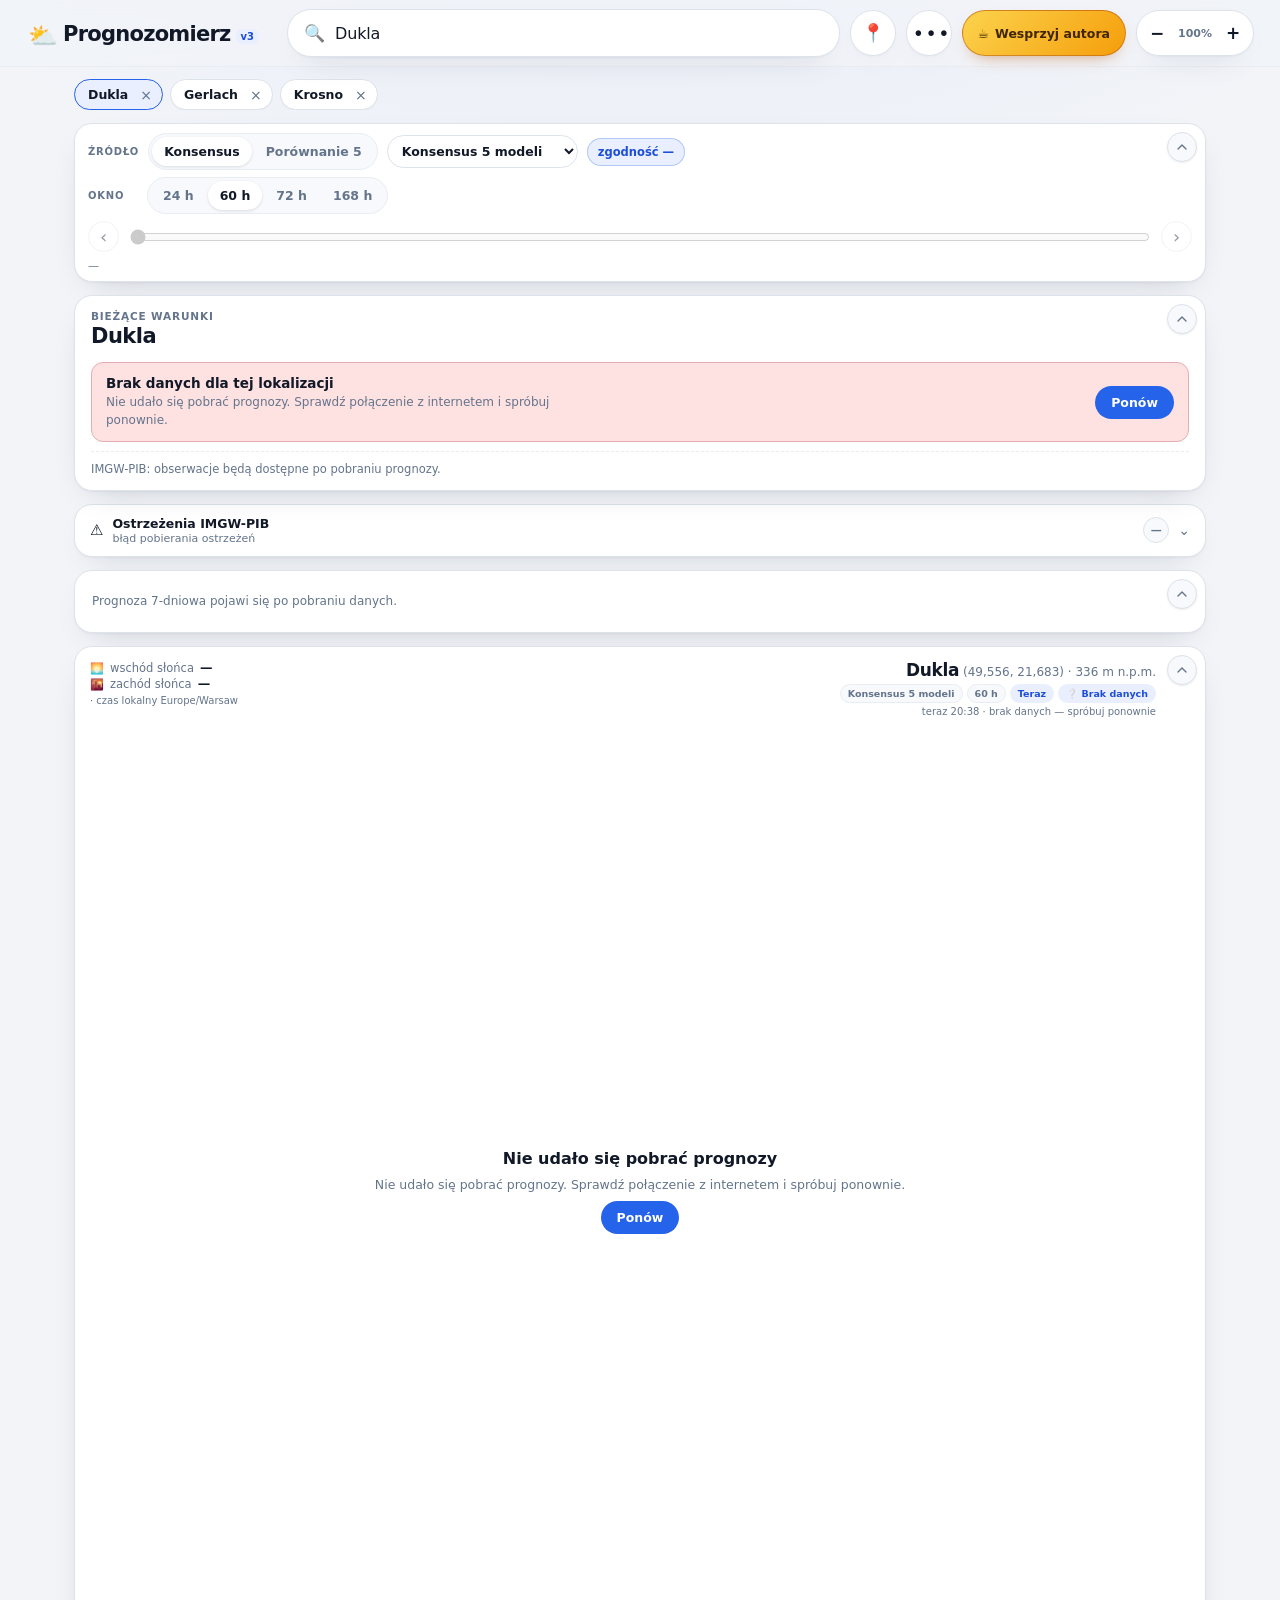
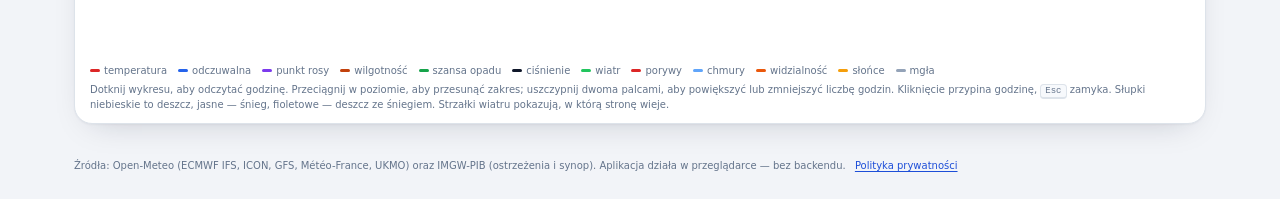
<file: docs/index.html>
<!DOCTYPE html>
<html lang="pl" data-theme="light">
<head>
  <meta charset="utf-8">
  <meta name="viewport" content="width=device-width, initial-scale=1, viewport-fit=cover">
  <title>Prognozomierz - interaktywny meteogram</title>
  <meta name="description" content="Prognozomierz — interaktywny meteogram 5 modeli pogodowych z konsensusem, ostrzeżeniami IMGW-PIB i obserwacjami synoptycznymi.">
  <meta name="theme-color" content="#f4f6f9">
  <link rel="icon" href="data:image/svg+xml,%3Csvg xmlns='http://www.w3.org/2000/svg' viewBox='0 0 64 64'%3E%3Crect width='64' height='64' rx='14' fill='%23eef4ff'/%3E%3Ccircle cx='24' cy='24' r='10' fill='%23f59e0b'/%3E%3Cpath d='M18 46a10 10 0 0 1 1-20 13 13 0 0 1 25 4 8 8 0 0 1-2 16z' fill='%232563eb'/%3E%3C/svg%3E">
  <link rel="preconnect" href="https://api.open-meteo.com">
  <link rel="preconnect" href="https://geocoding-api.open-meteo.com">
  <link rel="preconnect" href="https://danepubliczne.imgw.pl">
  <script>
    (function () {
      try {
        var s = JSON.parse(localStorage.getItem('pogoda3.settings.v1') || '{}');
        document.documentElement.dataset.theme = s.theme === 'dark' ? 'dark' : 'light';
        var sc = Number(s.uiScale);
        if (sc >= 0.8 && sc <= 1.4) document.documentElement.style.zoom = String(sc);
      } catch (e) { /* ignore */ }
      window.__pogodaErrors = [];
      window.addEventListener('error', function (e) {
        var msg = String((e && (e.message || e.error)) || 'error');
        if (e && e.error && e.error.stack) msg += ' | ' + e.error.stack;
        window.__pogodaErrors.push(msg);
      });
      window.addEventListener('unhandledrejection', function (e) {
        var r = e && e.reason;
        window.__pogodaErrors.push('unhandledrejection: ' + String((r && (r.stack || r.message)) || r || ''));
      });
    }());
  </script>
  <link rel="stylesheet" href="style.css">
</head>
<body>
  <a class="skip-link" href="#meteogram-card">Przejdź do meteogramu</a>

  <header class="topbar">
    <div class="brand" aria-label="Prognozomierz wersja 3">
      <span class="brand-mark" aria-hidden="true">⛅</span>
      <span class="brand-name">Prognozomierz</span>
      <span class="brand-ver">v3</span>
    </div>

    <div class="search" role="search">
      <span class="search-ico" aria-hidden="true">🔍</span>
      <input id="search-input" type="search" placeholder="Szukaj miasta, np. Dukla" autocomplete="off" spellcheck="false"
             role="combobox" aria-expanded="false" aria-controls="suggestions" aria-autocomplete="list" aria-label="Szukaj miasta">
      <button id="search-clear" class="search-clear" type="button" aria-label="Wyczyść wyszukiwanie" hidden>✕</button>
      <ul id="suggestions" class="suggestions" role="listbox" aria-label="Wyniki wyszukiwania" hidden></ul>
    </div>

    <button id="geo-btn" class="icon-btn" type="button" title="Użyj mojej lokalizacji" aria-label="Użyj mojej lokalizacji">📍</button>
    <button id="settings-btn" class="icon-btn settings-btn" type="button" title="Ustawienia" aria-label="Ustawienia" aria-haspopup="dialog">•••</button>

    <a class="support-pill" href="https://buycoffee.to/bienek" target="_blank" rel="noopener noreferrer" title="Wesprzyj autora — postaw wirtualną kawę" aria-label="Wesprzyj autora">☕ <span class="support-label">Wesprzyj<span class="support-word"> autora</span></span></a>

    <div class="ui-scale" role="group" aria-label="Skala kafelków i napisów">
      <button id="ui-scale-down" class="ui-scale-btn" type="button" title="Pomniejsz kafelki i napisy (Ctrl+-)" aria-label="Pomniejsz interfejs">&minus;</button>
      <span id="ui-scale-value" class="ui-scale-value" aria-live="polite">100%</span>
      <button id="ui-scale-up" class="ui-scale-btn" type="button" title="Powiększ kafelki i napisy (Ctrl++)" aria-label="Powiększ interfejs">+</button>
    </div>
  </header>

  <nav class="favorites" id="favorites" aria-label="Ulubione lokalizacje"></nav>

  <main class="layout">
    <div class="card" data-card="controls" data-title="Źródło">
      <section class="panel controls" id="controls-panel" aria-label="Sterowanie prognozą">
      <div class="ctrl-row">
        <span class="ctrl-label">Źródło</span>
        <div class="seg" id="source-seg" role="group" aria-label="Źródło prognozy">
          <button type="button" data-source="consensus" class="is-active" aria-pressed="true">Konsensus</button>
          <button type="button" data-source="compare" aria-pressed="false">Porównanie 5</button>
        </div>
        <select id="model-select" aria-label="Model prognozy"></select>
        <span class="pill agree" id="agree-pill" title="Rozrzut temperatury między modelami">zgodność —</span>
      </div>
      <div class="ctrl-row">
        <span class="ctrl-label">Okno</span>
        <div class="seg" id="window-seg" role="group" aria-label="Okno czasowe">
          <button type="button" data-hours="24" aria-pressed="false">24 h</button>
          <button type="button" data-hours="60" class="is-active" aria-pressed="true">60 h</button>
          <button type="button" data-hours="72" aria-pressed="false">72 h</button>
          <button type="button" data-hours="168" aria-pressed="false">168 h</button>
        </div>
      </div>
      <div class="window-slider">
        <button class="nav-btn" id="win-prev" type="button" aria-label="Przesuń okno wcześniej" title="Przesuń 6 h wcześniej">‹</button>
        <input type="range" id="win-slider" min="0" max="0" value="0" step="1" aria-label="Przesuwanie okna czasu">
        <button class="nav-btn" id="win-next" type="button" aria-label="Przesuń okno później" title="Przesuń 6 h później">›</button>
      </div>
      <span class="win-range" id="win-range">—</span>
    </section>
      <button type="button" class="card-toggle" data-card-toggle aria-expanded="true" aria-controls="controls-panel" aria-label="Zwiń Źródło" title="Zwiń kartę">
        <svg viewBox="0 0 24 24" width="16" height="16" aria-hidden="true"><path d="M6 15l6-6 6 6" fill="none" stroke="currentColor" stroke-width="2" stroke-linecap="round" stroke-linejoin="round"/></svg>
      </button>
    </div>

    <div class="card" data-card="current" data-title="Bieżące warunki">
      <section class="panel current" id="current-panel" aria-label="Bieżące warunki"></section>
      <button type="button" class="card-toggle" data-card-toggle aria-expanded="true" aria-controls="current-panel" aria-label="Zwiń Bieżące warunki" title="Zwiń kartę">
        <svg viewBox="0 0 24 24" width="16" height="16" aria-hidden="true"><path d="M6 15l6-6 6 6" fill="none" stroke="currentColor" stroke-width="2" stroke-linecap="round" stroke-linejoin="round"/></svg>
      </button>
    </div>

    <section class="panel warnings" id="warnings-panel" aria-label="Ostrzeżenia IMGW-PIB"></section>

    <div class="card" data-card="days" data-title="Prognoza 7-dniowa">
      <section class="panel days" id="days-panel" aria-label="Prognoza 7-dniowa"></section>
      <button type="button" class="card-toggle" data-card-toggle aria-expanded="true" aria-controls="days-panel" aria-label="Zwiń Prognozę 7-dniową" title="Zwiń kartę">
        <svg viewBox="0 0 24 24" width="16" height="16" aria-hidden="true"><path d="M6 15l6-6 6 6" fill="none" stroke="currentColor" stroke-width="2" stroke-linecap="round" stroke-linejoin="round"/></svg>
      </button>
    </div>

    <div class="card" data-card="meteo" data-title="Meteogram">
      <section class="panel meteo" id="meteogram-card" aria-label="Meteogram">
        <header class="meteo-head" id="meteo-head"></header>

        <div class="canvas-wrap" id="canvas-wrap">
          <canvas id="meteogram" tabindex="0" role="img" aria-label="Meteogram pogodowy"></canvas>

          <div class="chart-overlay chart-loading" id="chart-loading">
            <span class="spinner" aria-hidden="true"></span>
            <p id="chart-loading-text">Pobieram prognozę…</p>
          </div>

          <div class="chart-overlay chart-error" id="chart-error" hidden>
            <p class="error-title">Nie udało się pobrać prognozy</p>
            <p id="chart-error-text" class="muted">Sprawdź połączenie z internetem.</p>
            <button type="button" class="primary-btn" id="retry-btn">Ponów</button>
          </div>
        </div>

        <div class="legend" id="legend"></div>
        <p class="hint">Dotknij wykresu, aby odczytać godzinę. Przeciągnij w poziomie, aby przesunąć zakres; uszczypnij dwoma palcami, aby powiększyć lub zmniejszyć liczbę godzin. Kliknięcie przypina godzinę, <kbd>Esc</kbd> zamyka. Słupki niebieskie to deszcz, jasne — śnieg, fioletowe — deszcz ze śniegiem. Strzałki wiatru pokazują, w którą stronę wieje.</p>
      </section>
      <button type="button" class="card-toggle" data-card-toggle aria-expanded="true" aria-controls="meteogram-card" aria-label="Zwiń Meteogram" title="Zwiń kartę">
        <svg viewBox="0 0 24 24" width="16" height="16" aria-hidden="true"><path d="M6 15l6-6 6 6" fill="none" stroke="currentColor" stroke-width="2" stroke-linecap="round" stroke-linejoin="round"/></svg>
      </button>
    </div>
  </main>

  <footer>
    Źródła: Open-Meteo (ECMWF IFS, ICON, GFS, Météo-France, UKMO) oraz IMGW-PIB (ostrzeżenia i synop). Aplikacja działa w przeglądarce — bez backendu.
    <a class="footer-link" href="privacy.html">Polityka prywatności</a>
  </footer>

  <div id="toast" class="toast" role="status" aria-live="polite" hidden></div>

  <aside class="readout" id="readout" hidden aria-live="polite" aria-label="Odczyt wybranej godziny"></aside>

  <dialog id="settings-dialog" aria-labelledby="settings-title">
    <form method="dialog" id="settings-form" class="settings">
      <header class="settings-head">
        <div>
          <span class="eyebrow">Prognozomierz</span>
          <h2 id="settings-title">Ustawienia</h2>
        </div>
        <button class="icon-btn" type="submit" value="close" aria-label="Zamknij ustawienia">✕</button>
      </header>

      <fieldset>
        <legend>Motyw</legend>
        <div class="radio-row">
          <label class="radio"><input type="radio" name="theme" value="light" checked><span>Jasny</span></label>
          <label class="radio"><input type="radio" name="theme" value="dark"><span>Ciemny</span></label>
        </div>
      </fieldset>

      <fieldset>
        <legend>Jednostki i odświeżanie</legend>
        <div class="field-grid">
          <label class="field"><span>Wiatr</span>
            <select id="set-wind"><option value="ms">m/s</option><option value="kmh">km/h</option></select>
          </label>
          <label class="field"><span>Ciśnienie</span>
            <select id="set-pressure"><option value="hpa">hPa</option><option value="mmhg">mm Hg</option></select>
          </label>
          <label class="field"><span>Auto-odświeżanie</span>
            <select id="set-refresh">
              <option value="0">wyłączone</option>
              <option value="15">co 15 min</option>
              <option value="30">co 30 min</option>
              <option value="60">co 60 min</option>
            </select>
          </label>
        </div>
      </fieldset>

      <fieldset>
        <legend>Widoczne pasma</legend>
        <div class="band-toggles" id="band-toggles"></div>
      </fieldset>

      <fieldset>
        <legend>Wsparcie</legend>
        <p class="settings-note">Prognozomierz jest darmowy i bez reklam. Jeśli chcesz podziękować, możesz postawić autorowi wirtualną kawę.</p>
        <a class="ghost-btn support-link" href="https://buycoffee.to/bienek" target="_blank" rel="noopener noreferrer">☕ Wesprzyj autora</a>
      </fieldset>

      <div class="settings-actions">
        <button type="button" class="ghost-btn" id="settings-reset">Przywróć domyślne</button>
        <button type="submit" class="primary-btn" value="close">Gotowe</button>
      </div>
    </form>
  </dialog>

  <script type="module" src="js/app.js"></script>
</body>
</html>
</file>
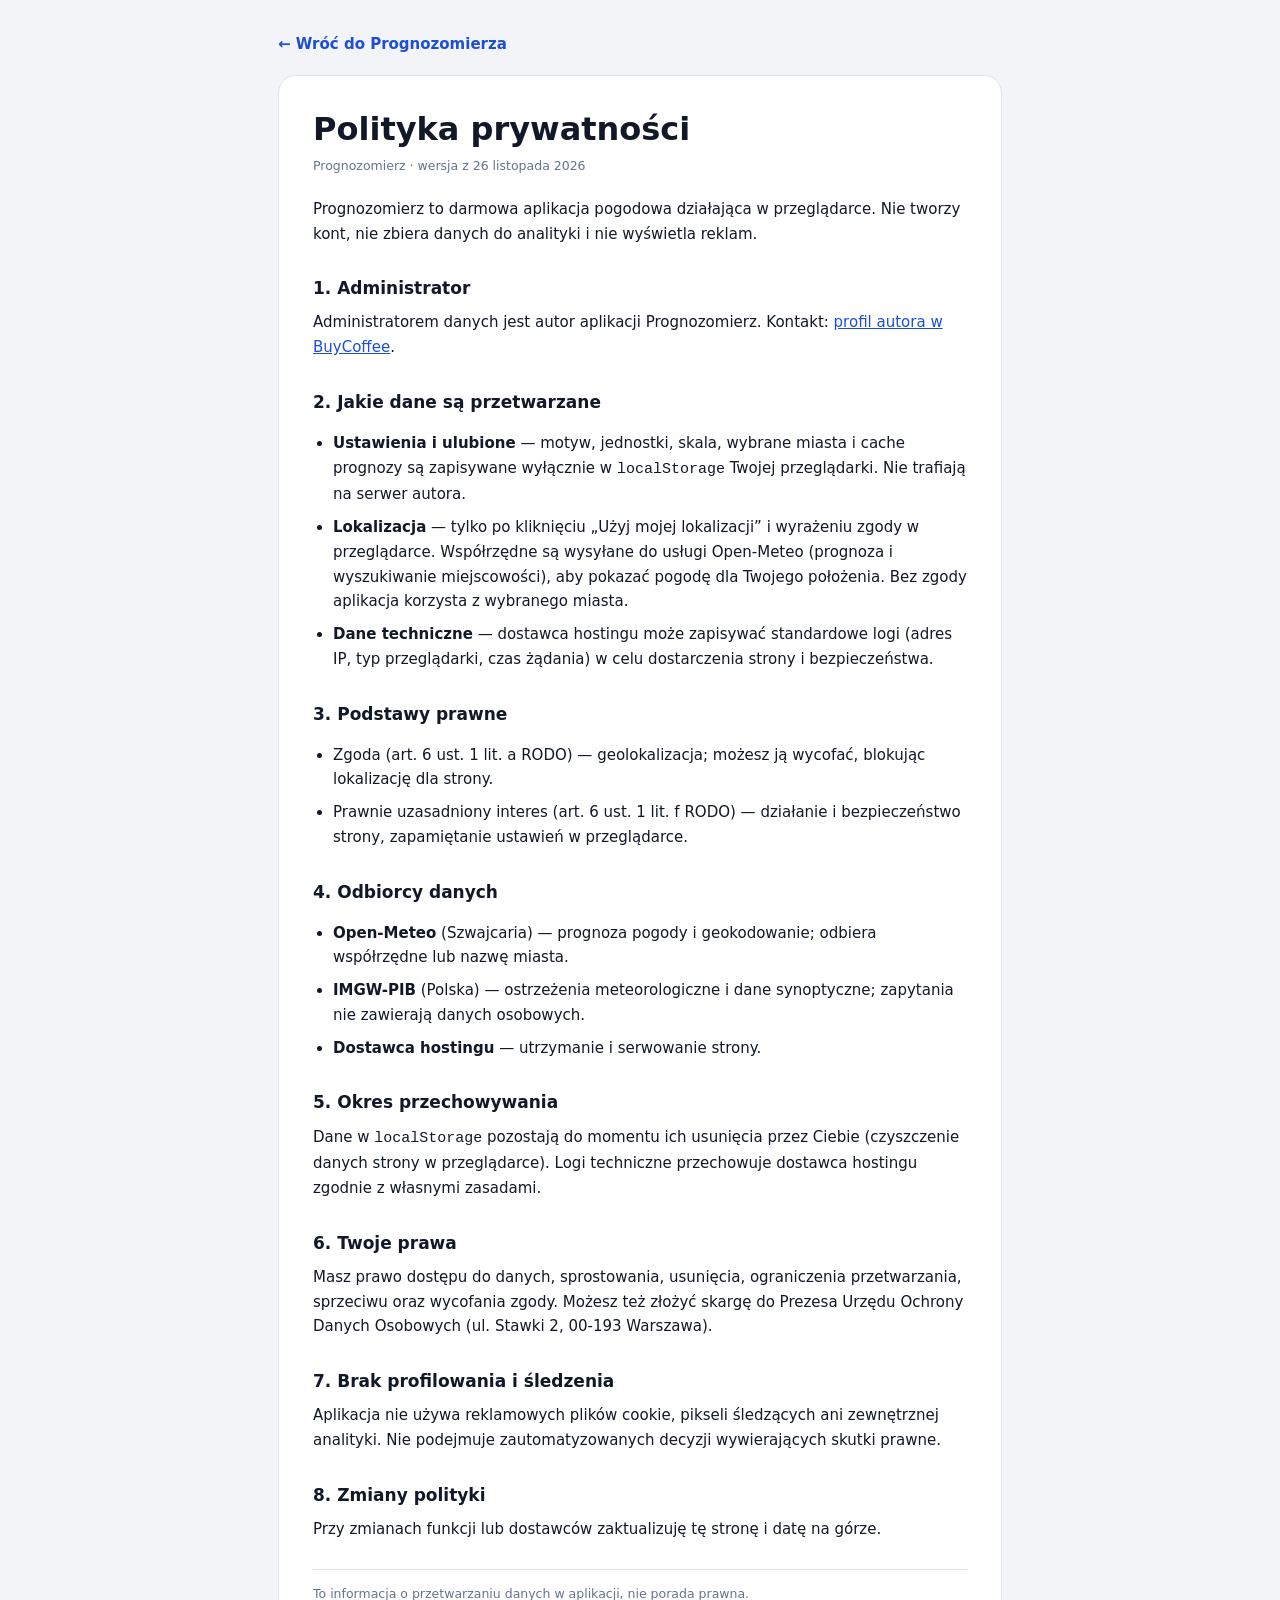
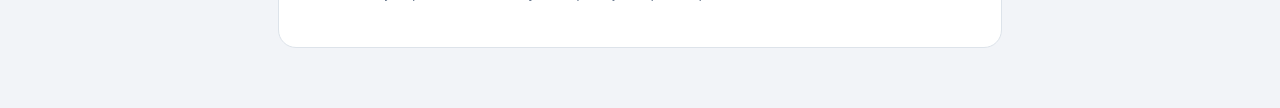
<file: docs/privacy.html>
<!DOCTYPE html>
<html lang="pl" data-theme="light">
<head>
  <meta charset="utf-8">
  <meta name="viewport" content="width=device-width, initial-scale=1, viewport-fit=cover">
  <title>Polityka prywatności — Prognozomierz</title>
  <meta name="description" content="Polityka prywatności Prognozomierza: jakie dane przetwarza aplikacja, geolokalizacja, localStorage i odbiorcy danych.">
  <link rel="icon" href="data:image/svg+xml,%3Csvg xmlns='http://www.w3.org/2000/svg' viewBox='0 0 64 64'%3E%3Crect width='64' height='64' rx='14' fill='%23eef4ff'/%3E%3Ccircle cx='24' cy='24' r='10' fill='%23f59e0b'/%3E%3Cpath d='M18 46a10 10 0 0 1 1-20 13 13 0 0 1 25 4 8 8 0 0 1-2 16z' fill='%232563eb'/%3E%3C/svg%3E">
  <style>
    :root {
      color-scheme: light;
      --bg: #f2f4f8; --panel: #ffffff; --ink: #111827; --muted: #64748b;
      --line: #dde3ea; --accent: #2563eb; --accent-2: #1d4ed8;
    }
    @media (prefers-color-scheme: dark) {
      :root { color-scheme: dark; --bg: #22262b; --panel: #2b3036; --ink: #e7ebf0; --muted: #9aa7b7; --line: #3d444c; --accent: #7aa2ff; --accent-2: #9dbdff; }
    }
    * { box-sizing: border-box; }
    body { margin: 0; background: var(--bg); color: var(--ink); font: 15px/1.65 system-ui, -apple-system, "Segoe UI", Roboto, sans-serif; }
    main { max-width: 760px; margin: 0 auto; padding: 32px 18px 64px; }
    .card { background: var(--panel); border: 1px solid var(--line); border-radius: 18px; padding: clamp(20px, 4vw, 34px); }
    h1 { font-size: clamp(24px, 4vw, 32px); line-height: 1.2; margin: 0 0 6px; }
    h2 { font-size: 17px; margin: 28px 0 6px; }
    p, li { margin: 8px 0; }
    ul { padding-left: 20px; }
    .meta { color: var(--muted); font-size: 12.5px; margin-bottom: 20px; }
    a { color: var(--accent-2); }
    .back { display: inline-block; margin-bottom: 18px; font-weight: 600; text-decoration: none; }
    .back:hover { text-decoration: underline; }
    .note { margin-top: 28px; padding-top: 14px; border-top: 1px solid var(--line); color: var(--muted); font-size: 12.5px; }
  </style>
</head>
<body>
  <main>
    <a class="back" href="./">← Wróć do Prognozomierza</a>
    <article class="card">
      <h1>Polityka prywatności</h1>
      <p class="meta">Prognozomierz · wersja z 26 listopada 2026</p>

      <p>Prognozomierz to darmowa aplikacja pogodowa działająca w przeglądarce.
      Nie tworzy kont, nie zbiera danych do analityki i nie wyświetla reklam.</p>

      <h2>1. Administrator</h2>
      <p>Administratorem danych jest autor aplikacji Prognozomierz. Kontakt:
      <a href="https://buycoffee.to/bienek" target="_blank" rel="noopener noreferrer">profil autora w BuyCoffee</a>.</p>

      <h2>2. Jakie dane są przetwarzane</h2>
      <ul>
        <li><b>Ustawienia i ulubione</b> — motyw, jednostki, skala, wybrane miasta i cache prognozy
        są zapisywane wyłącznie w <code>localStorage</code> Twojej przeglądarki. Nie trafiają na serwer autora.</li>
        <li><b>Lokalizacja</b> — tylko po kliknięciu „Użyj mojej lokalizacji” i wyrażeniu zgody w przeglądarce.
        Współrzędne są wysyłane do usługi Open-Meteo (prognoza i wyszukiwanie miejscowości), aby pokazać pogodę
        dla Twojego położenia. Bez zgody aplikacja korzysta z wybranego miasta.</li>
        <li><b>Dane techniczne</b> — dostawca hostingu może zapisywać standardowe logi (adres IP, typ przeglądarki,
        czas żądania) w celu dostarczenia strony i bezpieczeństwa.</li>
      </ul>

      <h2>3. Podstawy prawne</h2>
      <ul>
        <li>Zgoda (art. 6 ust. 1 lit. a RODO) — geolokalizacja; możesz ją wycofać, blokując lokalizację dla strony.</li>
        <li>Prawnie uzasadniony interes (art. 6 ust. 1 lit. f RODO) — działanie i bezpieczeństwo strony,
        zapamiętanie ustawień w przeglądarce.</li>
      </ul>

      <h2>4. Odbiorcy danych</h2>
      <ul>
        <li><b>Open-Meteo</b> (Szwajcaria) — prognoza pogody i geokodowanie; odbiera współrzędne lub nazwę miasta.</li>
        <li><b>IMGW-PIB</b> (Polska) — ostrzeżenia meteorologiczne i dane synoptyczne; zapytania nie zawierają danych osobowych.</li>
        <li><b>Dostawca hostingu</b> — utrzymanie i serwowanie strony.</li>
      </ul>

      <h2>5. Okres przechowywania</h2>
      <p>Dane w <code>localStorage</code> pozostają do momentu ich usunięcia przez Ciebie (czyszczenie danych strony
      w przeglądarce). Logi techniczne przechowuje dostawca hostingu zgodnie z własnymi zasadami.</p>

      <h2>6. Twoje prawa</h2>
      <p>Masz prawo dostępu do danych, sprostowania, usunięcia, ograniczenia przetwarzania, sprzeciwu oraz
      wycofania zgody. Możesz też złożyć skargę do Prezesa Urzędu Ochrony Danych Osobowych
      (ul. Stawki 2, 00-193 Warszawa).</p>

      <h2>7. Brak profilowania i śledzenia</h2>
      <p>Aplikacja nie używa reklamowych plików cookie, pikseli śledzących ani zewnętrznej analityki.
      Nie podejmuje zautomatyzowanych decyzji wywierających skutki prawne.</p>

      <h2>8. Zmiany polityki</h2>
      <p>Przy zmianach funkcji lub dostawców zaktualizuję tę stronę i datę na górze.</p>

      <p class="note">To informacja o przetwarzaniu danych w aplikacji, nie porada prawna.</p>
    </article>
  </main>
</body>
</html>
</file>
<file: docs/style.css>
:root {
  color-scheme: light;
  --bg: #f2f4f8;
  --hero: rgba(37, 99, 235, 0.07);
  --panel: #ffffff;
  --panel-2: #f7f9fc;
  --panel-3: #eef2f7;
  --ink: #111827;
  --muted: #64748b;
  --faint: #94a3b8;
  --line: #dde3ea;
  --line-soft: #e9edf2;
  --accent: #2563eb;
  --accent-2: #1d4ed8;
  --accent-soft: #e9efff;
  --ok: #15803d;
  --ok-soft: #dcfce7;
  --warn: #b45309;
  --warn-soft: #fef3c7;
  --danger: #dc2626;
  --danger-soft: #fee2e2;
  --overlay: rgba(255, 255, 255, 0.9);
  --topbar-bg: rgba(242, 244, 248, 0.86);
  --shadow: 0 1px 2px rgba(15, 23, 42, 0.04), 0 12px 32px -18px rgba(15, 23, 42, 0.25);
  --shadow-pop: 0 24px 60px -20px rgba(15, 23, 42, 0.35);
  --radius: 18px;
  --radius-sm: 12px;
  --mono: ui-monospace, SFMono-Regular, Menlo, Consolas, monospace;
}

html[data-theme="dark"] {
  color-scheme: dark;
  --bg: #22262b;
  --hero: rgba(96, 165, 250, 0.12);
  --panel: #2b3036;
  --panel-2: #262b30;
  --panel-3: #353b42;
  --ink: #e8eaed;
  --muted: #a6adb6;
  --faint: #7d858f;
  --line: #3d444c;
  --line-soft: #353b42;
  --accent: #7fb0f7;
  --accent-2: #a9c7ff;
  --accent-soft: #2f3a49;
  --ok: #6ee7a0;
  --ok-soft: #233a2c;
  --warn: #f5c26b;
  --warn-soft: #443617;
  --danger: #f08a8a;
  --danger-soft: #452626;
  --overlay: rgba(34, 38, 43, 0.92);
  --topbar-bg: rgba(34, 38, 43, 0.86);
  --shadow: 0 1px 2px rgba(0, 0, 0, 0.28), 0 16px 34px -20px rgba(0, 0, 0, 0.7);
  --shadow-pop: 0 26px 70px -22px rgba(0, 0, 0, 0.75);
}

*,
*::before,
*::after { box-sizing: border-box; }

html { -webkit-text-size-adjust: 100%; }

body {
  margin: 0;
  min-height: 100vh;
  font-family: system-ui, -apple-system, "Segoe UI", Roboto, "Helvetica Neue", Arial, sans-serif;
  color: var(--ink);
  background:
    radial-gradient(1100px 540px at 50% -160px, var(--hero), transparent 72%),
    var(--bg);
  background-attachment: fixed;
  -webkit-font-smoothing: antialiased;
  text-rendering: optimizeLegibility;
}

button,
input,
select { font: inherit; color: inherit; }
button { cursor: pointer; }
button:disabled { cursor: default; opacity: 0.45; }
[hidden] { display: none !important; }
a { color: var(--accent); }

.skip-link {
  position: absolute;
  left: 12px;
  top: -60px;
  z-index: 300;
  padding: 9px 14px;
  border-radius: 10px;
  background: var(--accent);
  color: #fff;
  font-size: 13px;
  font-weight: 600;
  text-decoration: none;
  transition: top 0.15s ease;
}
.skip-link:focus { top: 10px; }

/* ---------- top bar ---------- */

.topbar {
  position: sticky;
  top: 0;
  z-index: 70;
  display: flex;
  align-items: center;
  gap: 10px;
  padding: 9px clamp(12px, 3vw, 26px);
  background: var(--topbar-bg);
  border-bottom: 1px solid var(--line-soft);
  backdrop-filter: saturate(1.2) blur(14px);
  -webkit-backdrop-filter: saturate(1.2) blur(14px);
}

.brand {
  display: inline-flex;
  align-items: baseline;
  gap: 5px;
  flex: 0 0 auto;
  padding-left: 2px;
  white-space: nowrap;
}
.brand-mark { font-size: 24px; line-height: 1; transform: translateY(3px); }
.brand-name { font-size: 21px; font-weight: 750; letter-spacing: -0.035em; }
.brand-ver {
  font-size: 10px;
  font-weight: 700;
  color: var(--accent-2);
  background: var(--accent-soft);
  border-radius: 6px;
  padding: 2px 5px;
  transform: translateY(-1px);
}

.search {
  position: relative;
  display: flex;
  align-items: center;
  gap: 8px;
  flex: 1 1 460px;
  max-width: 720px;
  height: 48px;
  margin-left: clamp(2px, 2vw, 18px);
  padding: 0 10px 0 16px;
  border: 1px solid var(--line);
  border-radius: 999px;
  background: var(--panel);
  box-shadow: var(--shadow);
  transition: border-color 0.15s ease, box-shadow 0.15s ease;
}
.search:focus-within {
  border-color: var(--accent);
  box-shadow: 0 0 0 4px var(--accent-soft);
}
.search-ico { font-size: 17px; opacity: 0.8; flex: 0 0 auto; }
.search input {
  flex: 1 1 auto;
  min-width: 0;
  height: 100%;
  border: 0;
  outline: none;
  background: transparent;
  font-size: 16px;
  font-weight: 500;
  letter-spacing: -0.01em;
  -webkit-appearance: none;
  appearance: none;
}
.search input::-webkit-search-cancel-button { display: none; }
.search-clear {
  flex: 0 0 auto;
  width: 28px;
  height: 28px;
  border: 0;
  border-radius: 50%;
  background: var(--panel-3);
  color: var(--muted);
  font-size: 12px;
}
.search-clear:hover { color: var(--ink); }

.icon-btn {
  flex: 0 0 auto;
  display: inline-grid;
  place-items: center;
  width: 46px;
  height: 46px;
  border: 1px solid var(--line);
  border-radius: 50%;
  background: var(--panel);
  box-shadow: var(--shadow);
  font-size: 18px;
  line-height: 1;
  transition: transform 0.12s ease, background 0.12s ease;
}
.icon-btn:hover { background: var(--panel-2); transform: translateY(-1px); }
.icon-btn:active { transform: translateY(0); }
.icon-btn:disabled { transform: none; }
.settings-btn { font-size: 19px; letter-spacing: 0.08em; padding-right: 0.02em; }
.icon-btn.is-busy { animation: pulse 1s ease-in-out infinite; }
@keyframes pulse { 50% { opacity: 0.5; } }

/* Wyróżniony przycisk wsparcia w nagłówku — ciepły „kawowy” akcent */
.support-pill {
  flex: 0 0 auto;
  display: inline-flex;
  align-items: center;
  gap: 6px;
  height: 46px;
  padding: 0 15px;
  border: 1px solid rgba(180, 83, 9, 0.55);
  border-radius: 999px;
  background: linear-gradient(135deg, #fcd34d, #f59e0b);
  color: #3f2504;
  font-size: 12.5px;
  font-weight: 700;
  white-space: nowrap;
  text-decoration: none;
  box-shadow: 0 8px 18px -10px rgba(180, 83, 9, 0.65);
  transition: transform 0.12s ease, filter 0.12s ease;
}
.support-pill:hover { filter: brightness(1.04); transform: translateY(-1px); }
.support-pill:active { transform: translateY(0); }
.support-pill:focus-visible { outline: 2px solid var(--accent); outline-offset: 2px; }

/* Skala kafelków i napisów: − 100% + w nagłówku */
.ui-scale {
  flex: 0 0 auto;
  display: inline-flex;
  align-items: center;
  gap: 2px;
  height: 46px;
  padding: 0 4px;
  border: 1px solid var(--line);
  border-radius: 999px;
  background: var(--panel);
  box-shadow: var(--shadow);
}
.ui-scale-btn {
  display: inline-grid;
  place-items: center;
  width: 32px;
  height: 32px;
  border: 0;
  border-radius: 50%;
  background: transparent;
  color: var(--ink);
  font-size: 17px;
  font-weight: 600;
  line-height: 1;
  cursor: pointer;
  transition: background 0.12s ease;
}
.ui-scale-btn:hover { background: var(--panel-2); }
.ui-scale-btn:active { background: var(--panel-3); }
.ui-scale-btn:disabled { opacity: 0.35; cursor: default; background: transparent; }
.ui-scale-value {
  min-width: 40px;
  text-align: center;
  font-size: 11px;
  font-weight: 600;
  color: var(--muted);
  font-variant-numeric: tabular-nums;
}

.suggestions {
  position: absolute;
  top: calc(100% + 9px);
  left: 0;
  right: 0;
  z-index: 90;
  margin: 0;
  padding: 6px;
  list-style: none;
  max-height: 380px;
  overflow: auto;
  background: var(--panel);
  border: 1px solid var(--line);
  border-radius: 16px;
  box-shadow: var(--shadow-pop);
}
.suggestions li { margin: 0; }
.suggestion {
  display: flex;
  align-items: center;
  justify-content: space-between;
  gap: 12px;
  width: 100%;
  padding: 9px 10px;
  border: 0;
  border-radius: 10px;
  background: transparent;
  text-align: left;
}
.suggestion:hover,
.suggestion.is-active { background: var(--accent-soft); }
.sug-main { display: flex; flex-direction: column; min-width: 0; gap: 1px; }
.sug-main b { font-size: 14px; font-weight: 650; }
.sug-main span {
  font-size: 11.5px;
  color: var(--muted);
  white-space: nowrap;
  overflow: hidden;
  text-overflow: ellipsis;
}
.sug-side { flex: 0 0 auto; font-size: 11px; color: var(--muted); }
.suggestions li.suggestion-row {
  display: flex;
  align-items: center;
  gap: 2px;
  border-radius: 10px;
}
.suggestion-row .suggestion { flex: 1 1 auto; min-width: 0; }
.sug-fav {
  flex: 0 0 auto;
  width: 42px;
  height: 42px;
  border: 0;
  border-radius: 10px;
  background: transparent;
  color: var(--muted);
  font-size: 18px;
  line-height: 1;
}
.sug-fav:hover { background: var(--panel-3); }
.sug-fav.is-on { color: var(--warn); }
.suggestion-state { padding: 12px 11px; font-size: 12.5px; color: var(--muted); }
.suggestion-state.error { color: var(--danger); }

/* ---------- favourites ---------- */

.favorites {
  display: flex;
  align-items: center;
  gap: 7px;
  max-width: 1180px;
  margin: 12px auto 0;
  padding: 0 clamp(12px, 3vw, 24px);
  overflow-x: auto;
  scrollbar-width: none;
}
.favorites::-webkit-scrollbar { display: none; }
.fav-chip {
  display: inline-flex;
  align-items: stretch;
  flex: 0 0 auto;
  overflow: hidden;
  border: 1px solid var(--line);
  border-radius: 999px;
  background: var(--panel);
  box-shadow: 0 1px 1px rgba(15, 23, 42, 0.03);
}
.fav-chip.is-active {
  border-color: var(--accent);
  background: var(--accent-soft);
}
.fav-main {
  border: 0;
  background: transparent;
  padding: 7px 6px 7px 13px;
  font-size: 12.5px;
  font-weight: 600;
  white-space: nowrap;
}
.fav-remove {
  border: 0;
  background: transparent;
  padding: 0 10px 0 6px;
  color: var(--muted);
  font-size: 14px;
  line-height: 1;
}
.fav-remove:hover { color: var(--danger); }
.fav-empty { font-size: 12px; color: var(--muted); }

/* ---------- layout / panels ---------- */

.layout {
  display: grid;
  gap: 13px;
  max-width: 1180px;
  margin: 0 auto;
  padding: 13px clamp(12px, 3vw, 24px) 34px;
}

.panel {
  min-width: 0;
  background: var(--panel);
  border: 1px solid var(--line);
  border-radius: var(--radius);
  box-shadow: var(--shadow);
}

/* ---------- zwijane kafelki ---------- */

.card { position: relative; min-width: 0; }
.card > .panel { height: 100%; }
.card-toggle {
  position: absolute;
  top: 9px;
  right: 9px;
  z-index: 8;
  display: grid;
  place-items: center;
  width: 30px;
  height: 30px;
  padding: 0;
  border: 1px solid var(--line);
  border-radius: 50%;
  background: var(--panel-2);
  color: var(--muted);
  box-shadow: 0 1px 2px rgba(15, 23, 42, 0.08);
  transition: transform 0.15s ease, color 0.15s ease, background 0.15s ease;
}
.card-toggle:hover { color: var(--ink); background: var(--panel-3); }
.card.is-collapsed {
  display: flex;
  align-items: center;
  min-height: 48px;
  padding: 11px 52px 11px 16px;
  background: var(--panel);
  border: 1px solid var(--line);
  border-radius: var(--radius);
  box-shadow: var(--shadow);
}
.card.is-collapsed > .panel { display: none; }
.card.is-collapsed::before {
  content: attr(data-title);
  font-size: 14px;
  font-weight: 650;
  color: var(--ink);
}
.card.is-collapsed .card-toggle { transform: rotate(180deg); }
.card[data-card="current"] .current-head { padding-right: 34px; }
.card[data-card="days"] .days-head { padding-right: 30px; }
.card[data-card="meteo"] .meteo-head { padding-right: 34px; }
.card[data-card="controls"] .ctrl-row:first-child { padding-right: 36px; }

.eyebrow {
  display: block;
  font-size: 10.5px;
  font-weight: 700;
  letter-spacing: 0.08em;
  text-transform: uppercase;
  color: var(--muted);
}

.muted { color: var(--muted); }

/* ---------- controls ---------- */

.controls {
  display: grid;
  gap: 7px;
  padding: 9px 13px;
}
.ctrl-row {
  display: flex;
  align-items: center;
  gap: 9px;
  flex-wrap: wrap;
}
.ctrl-label {
  flex: 0 0 auto;
  min-width: 50px;
  font-size: 10px;
  font-weight: 700;
  letter-spacing: 0.08em;
  text-transform: uppercase;
  color: var(--muted);
}
.seg {
  display: inline-flex;
  gap: 2px;
  padding: 3px;
  border: 1px solid var(--line-soft);
  border-radius: 999px;
  background: var(--panel-2);
}
.seg button {
  border: 0;
  border-radius: 999px;
  padding: 7px 12px;
  background: transparent;
  color: var(--muted);
  font-size: 12.5px;
  font-weight: 550;
  white-space: nowrap;
  transition: background 0.12s ease, color 0.12s ease;
}
.seg button:hover { color: var(--ink); }
.seg button.is-active {
  background: var(--panel);
  color: var(--ink);
  font-weight: 700;
  box-shadow: 0 1px 3px rgba(15, 23, 42, 0.12);
}

#model-select {
  max-width: 205px;
  padding: 7px 10px;
  border: 1px solid var(--line);
  border-radius: 999px;
  background: var(--panel);
  font-size: 12.5px;
  font-weight: 550;
  outline: none;
}
#model-select:focus { border-color: var(--accent); }

.pill {
  display: inline-flex;
  align-items: center;
  padding: 6px 10px;
  border-radius: 999px;
  font-size: 11.5px;
  font-weight: 700;
  white-space: nowrap;
}
.agree {
  color: var(--accent-2);
  background: var(--accent-soft);
  border: 1px solid color-mix(in srgb, var(--accent) 28%, transparent);
}

.nav-btn {
  display: inline-grid;
  place-items: center;
  width: 31px;
  height: 31px;
  border: 1px solid var(--line);
  border-radius: 50%;
  background: var(--panel);
  color: var(--ink);
  font-size: 18px;
  line-height: 1;
}
.nav-btn:hover:not(:disabled) { background: var(--panel-2); }

#win-slider {
  flex: 1 1 auto;
  min-width: 0;
  height: 24px;
  accent-color: var(--accent);
  cursor: pointer;
}
.window-slider {
  display: flex;
  align-items: center;
  gap: 9px;
}
.window-slider .nav-btn { flex: 0 0 auto; }
.win-range {
  display: block;
  min-width: 0;
  font-size: 11px;
  color: var(--muted);
  white-space: nowrap;
  overflow: hidden;
  text-overflow: ellipsis;
  font-variant-numeric: tabular-nums;
}

/* ---------- current conditions ---------- */

.current { padding: 14px 16px 12px; }
.current-head {
  display: flex;
  align-items: flex-start;
  justify-content: space-between;
  gap: 12px;
}
.current h2 {
  margin: 2px 0 1px;
  font-size: 21px;
  line-height: 1.2;
  letter-spacing: -0.025em;
}
.weather-inline {
  margin-left: 5px;
  font-size: 13px;
  font-weight: 500;
  letter-spacing: 0;
  color: var(--muted);
  white-space: nowrap;
}
.current-title p { margin: 0; font-size: 11.5px; }

.ghost-btn {
  flex: 0 0 auto;
  border: 1px solid var(--line);
  border-radius: 999px;
  padding: 8px 12px;
  background: var(--panel);
  color: var(--muted);
  font-size: 11.5px;
  font-weight: 650;
  white-space: nowrap;
}
.ghost-btn:hover { background: var(--panel-2); color: var(--ink); }
.settings-note {
  margin: 0 0 10px;
  font-size: 12px;
  line-height: 1.5;
  color: var(--muted);
}
.support-link {
  display: inline-flex;
  align-items: center;
  gap: 6px;
  text-decoration: none;
}
.ghost-btn.is-fav {
  color: var(--warn);
  border-color: color-mix(in srgb, var(--warn) 45%, transparent);
  background: var(--warn-soft);
}

.metrics {
  display: grid;
  grid-template-columns: repeat(8, minmax(0, 1fr));
  gap: 7px;
  margin-top: 12px;
}
.metric {
  display: flex;
  flex-direction: column;
  gap: 2px;
  min-width: 0;
  padding: 8px 9px;
  border: 1px solid var(--line-soft);
  border-radius: 11px;
  background: var(--panel-2);
}
.m-label {
  font-size: 9.5px;
  font-weight: 700;
  letter-spacing: 0.05em;
  text-transform: uppercase;
  color: var(--muted);
}
.metric strong {
  font-size: 15px;
  font-weight: 700;
  letter-spacing: -0.02em;
  white-space: nowrap;
  overflow: hidden;
  text-overflow: ellipsis;
}
.m-sub {
  font-size: 10px;
  line-height: 1.32;
  color: var(--muted);
  overflow: hidden;
  text-overflow: ellipsis;
}
.metric.skeleton { height: 61px; animation: shimmer 1.1s ease-in-out infinite; }
@keyframes shimmer { 50% { opacity: 0.45; } }

.current-error {
  display: flex;
  align-items: center;
  justify-content: space-between;
  flex-wrap: wrap;
  gap: 10px 14px;
  margin-top: 12px;
  padding: 12px 14px;
  border: 1px solid color-mix(in srgb, var(--danger) 32%, var(--line-soft));
  border-radius: 12px;
  background: var(--danger-soft);
}
.current-error strong { display: block; font-size: 13.5px; color: var(--ink); }
.current-error p { margin: 3px 0 0; font-size: 12px; line-height: 1.45; max-width: 62ch; }
.current-error .primary-btn { flex: 0 0 auto; }

.imgw-row {
  display: flex;
  align-items: baseline;
  flex-wrap: wrap;
  gap: 5px;
  margin-top: 9px;
  padding-top: 9px;
  border-top: 1px dashed var(--line-soft);
  font-size: 11.5px;
  line-height: 1.45;
  color: var(--muted);
}
.imgw-row b { color: var(--ink); }
.imgw-dot {
  flex: 0 0 auto;
  width: 7px;
  height: 7px;
  border-radius: 50%;
  background: #16a34a;
  transform: translateY(-1px);
}
.imgw-dot.is-error { background: var(--danger); }
.link-btn {
  border: 0;
  padding: 0;
  background: transparent;
  color: var(--accent);
  font-size: inherit;
  font-weight: 650;
  text-decoration: underline;
}

/* ---------- warnings ---------- */

.warnings { overflow: hidden; }
.warn-card summary {
  display: flex;
  align-items: center;
  gap: 9px;
  padding: 11px 15px;
  list-style: none;
  cursor: pointer;
}
.warn-card summary::-webkit-details-marker { display: none; }
.warn-card summary::after {
  content: "⌄";
  flex: 0 0 auto;
  color: var(--muted);
  font-size: 14px;
  transition: transform 0.15s ease;
}
.warn-card[open] summary::after { transform: rotate(180deg); }
.warn-card[open] summary { border-bottom: 1px solid var(--line-soft); }
.warn-ico { flex: 0 0 auto; font-size: 15px; }
.warn-summary {
  display: flex;
  flex: 1 1 auto;
  flex-direction: column;
  gap: 1px;
  min-width: 0;
}
.warn-summary b { font-size: 12.5px; }
.warn-summary span {
  font-size: 11px;
  color: var(--muted);
  white-space: nowrap;
  overflow: hidden;
  text-overflow: ellipsis;
}
.warn-count {
  flex: 0 0 auto;
  min-width: 26px;
  height: 26px;
  padding: 0 6px;
  display: inline-grid;
  place-items: center;
  border: 1px solid var(--line);
  border-radius: 999px;
  background: var(--panel-2);
  color: var(--muted);
  font-size: 11px;
  font-weight: 700;
}
.warn-count.lvl1, .warn-level.lvl1 { background: #fef3c7; border-color: #fcd34d; color: #92400e; }
.warn-count.lvl2, .warn-level.lvl2 { background: #ffedd5; border-color: #fdba74; color: #9a3412; }
.warn-count.lvl3, .warn-level.lvl3 { background: #fee2e2; border-color: #fca5a5; color: #991b1b; }
.warn-count.lvl0, .warn-level.lvl0 { background: var(--panel-3); color: var(--muted); }
.warn-body { padding: 10px 15px 13px; }
.warn-message { font-size: 12px; line-height: 1.5; color: var(--muted); }
.warn-list { display: grid; gap: 8px; }
.warning-item {
  padding: 9px 11px;
  border-radius: 0 11px 11px 0;
  border-left: 4px solid #eab308;
  background: var(--panel-2);
}
.warning-item.lvl2 { border-left-color: #f97316; }
.warning-item.lvl3 { border-left-color: #dc2626; }
.warning-item.lvl0 { border-left-color: var(--faint); }
.warning-top { display: flex; align-items: baseline; flex-wrap: wrap; gap: 7px; }
.warning-top b { font-size: 12.5px; }
.warn-level {
  display: inline-block;
  padding: 2px 6px;
  border: 1px solid transparent;
  border-radius: 999px;
  font-size: 9px;
  font-weight: 750;
  letter-spacing: 0.04em;
  text-transform: uppercase;
  white-space: nowrap;
}
.warning-meta, .warning-office {
  margin: 4px 0 0;
  font-size: 10.5px;
  line-height: 1.4;
  color: var(--muted);
}
.warning-text { margin: 6px 0 0; font-size: 12px; line-height: 1.5; }

/* ---------- 7 days ---------- */

.days { padding: 11px 13px 12px; }
.days-head {
  display: flex;
  align-items: baseline;
  justify-content: space-between;
  gap: 10px;
  margin-bottom: 7px;
  font-size: 12px;
}
.days-head b { font-size: 12.5px; }
.days-head span { font-size: 10.5px; }
.days-grid {
  display: grid;
  grid-template-columns: repeat(7, minmax(0, 1fr));
  gap: 7px;
}
.day-card {
  display: flex;
  flex-direction: column;
  gap: 2px;
  min-width: 0;
  padding: 8px;
  border: 1px solid var(--line-soft);
  border-radius: 12px;
  background: var(--panel-2);
  text-align: left;
  transition: border-color 0.12s ease, transform 0.12s ease, background 0.12s ease;
}
.day-card:hover { border-color: var(--accent); transform: translateY(-1px); }
.day-card.is-today { box-shadow: inset 0 0 0 1px var(--accent); }
.day-card.is-active { background: var(--accent-soft); border-color: var(--accent); }
.dc-top { display: flex; justify-content: space-between; gap: 4px; font-size: 10.5px; color: var(--muted); }
.dc-top b { color: var(--ink); font-weight: 700; text-transform: capitalize; }
.dc-icon { font-size: 21px; line-height: 1.15; margin-top: 1px; }
.dc-desc {
  font-size: 9.5px;
  color: var(--muted);
  white-space: nowrap;
  overflow: hidden;
  text-overflow: ellipsis;
}
.dc-temp { display: flex; align-items: baseline; gap: 5px; margin-top: 1px; }
.dc-temp b { font-size: 16px; letter-spacing: -0.02em; }
.dc-temp span { font-size: 11.5px; color: var(--muted); }
.dc-meta, .dc-sun {
  font-size: 9.5px;
  color: var(--muted);
  white-space: nowrap;
  overflow: hidden;
  text-overflow: ellipsis;
  font-variant-numeric: tabular-nums;
}
.days-placeholder { padding: 12px 4px; font-size: 12px; }

/* ---------- meteogram ---------- */

.meteo {
  padding: 13px 15px 11px;
  scroll-margin-top: 78px;
}
.meteo-head {
  display: flex;
  align-items: flex-start;
  justify-content: space-between;
  gap: 16px;
  flex-wrap: wrap;
  margin-bottom: 8px;
}
.sun-block { display: flex; flex-direction: column; gap: 1px; min-width: 0; }
.sun-row {
  display: flex;
  align-items: baseline;
  gap: 6px;
  font-size: 11.5px;
  color: var(--muted);
}
.sun-row b { color: var(--ink); font-size: 12.5px; font-variant-numeric: tabular-nums; }
.sun-ico { font-size: 11px; }
.head-note { margin-top: 2px; font-size: 10px; line-height: 1.35; color: var(--muted); }

.place-block { min-width: 0; text-align: right; }
.place-line { font-size: 12px; }
.place-line strong { font-size: 17px; font-weight: 750; letter-spacing: -0.02em; }
.place-line .muted { font-variant-numeric: tabular-nums; }
.place-meta {
  display: flex;
  flex-wrap: wrap;
  justify-content: flex-end;
  gap: 4px;
  margin-top: 4px;
}
.badge {
  display: inline-flex;
  align-items: center;
  padding: 3px 7px;
  border: 1px solid var(--line-soft);
  border-radius: 999px;
  background: var(--panel-2);
  color: var(--muted);
  font-size: 9.5px;
  font-weight: 650;
  white-space: nowrap;
}
.badge-weather { color: var(--accent-2); background: var(--accent-soft); border-color: transparent; }
.badge-warn { color: var(--warn); background: var(--warn-soft); border-color: transparent; }
.badge-btn {
  appearance: none;
  cursor: pointer;
  font-family: inherit;
  line-height: 1.2;
  color: var(--accent-2);
  background: var(--accent-soft);
  border-color: transparent;
  text-decoration: none;
}
.badge-btn:hover { filter: brightness(0.96); }
.badge-btn:active { transform: translateY(1px); }
.badge-btn:focus-visible { outline: 2px solid var(--accent); outline-offset: 2px; }

.canvas-wrap {
  position: relative;
  min-height: 160px;
  overflow: hidden;
  border-radius: 12px;
  background: var(--panel);
}
#meteogram {
  display: block;
  width: 100%;
  touch-action: pan-y;
  outline: none;
  cursor: crosshair;
  -webkit-tap-highlight-color: transparent;
}
#meteogram:focus-visible { outline: 2px solid var(--accent); outline-offset: 2px; }

.chart-overlay {
  position: absolute;
  inset: 0;
  z-index: 5;
  display: flex;
  flex-direction: column;
  align-items: center;
  justify-content: center;
  gap: 9px;
  padding: 22px;
  background: var(--overlay);
  text-align: center;
}
.chart-overlay p { margin: 0; font-size: 12.5px; color: var(--muted); }
.chart-loading p { font-weight: 600; color: var(--ink); }
.spinner {
  width: 30px;
  height: 30px;
  border: 3px solid var(--line);
  border-top-color: var(--accent);
  border-radius: 50%;
  animation: spin 0.8s linear infinite;
}
@keyframes spin { to { transform: rotate(360deg); } }
.chart-error { z-index: 6; background: var(--panel); }
.error-title { font-size: 16px !important; font-weight: 700; color: var(--ink) !important; }

.primary-btn {
  border: 0;
  border-radius: 999px;
  padding: 9px 16px;
  background: var(--accent);
  color: #fff;
  font-size: 12.5px;
  font-weight: 700;
}
.primary-btn:hover { background: var(--accent-2); }

.readout {
  position: fixed;
  z-index: 250;
  width: min(400px, calc(100vw - 24px));
  max-height: min(560px, calc(100vh - 100px));
  overflow: auto;
  padding: 9px 11px;
  border: 1px solid var(--line);
  border-radius: 13px;
  background: var(--panel);
  box-shadow: var(--shadow-pop);
  font-size: 12px;
}
.readout.is-pinned { top: 84px !important; right: 16px; left: auto !important; }
.readout-head { display: flex; align-items: center; gap: 7px; }
.ro-time { display: flex; align-items: baseline; gap: 5px; min-width: 0; }
.ro-time b { font-size: 12.5px; white-space: nowrap; }
.ro-time span { font-size: 11.5px; color: var(--muted); font-variant-numeric: tabular-nums; }
.ro-badges { display: flex; gap: 3px; margin-left: auto; }
.badge-now { color: #b91c1c; background: #fee2e2; border-color: transparent; }
.badge-pin { color: var(--accent-2); background: var(--accent-soft); border-color: transparent; }
.icon-btn.tiny {
  width: 25px;
  height: 25px;
  border-radius: 8px;
  box-shadow: none;
  font-size: 11px;
}
.readout-weather { margin: 3px 0 7px; font-size: 10.5px; color: var(--muted); }
.readout-grid { display: grid; grid-template-columns: 1fr 1fr; gap: 5px; }
.ro-item {
  display: flex;
  flex-direction: column;
  gap: 1px;
  min-width: 0;
  padding: 5px 7px;
  border-radius: 8px;
  background: var(--panel-2);
}
.ro-item span {
  font-size: 8.5px;
  font-weight: 700;
  letter-spacing: 0.04em;
  text-transform: uppercase;
  color: var(--muted);
}
.ro-item b {
  font-size: 12px;
  white-space: nowrap;
  overflow: hidden;
  text-overflow: ellipsis;
}
.ro-item small { font-size: 9.5px; line-height: 1.3; color: var(--muted); }
.ro-range { margin-top: 6px; font-size: 10px; color: var(--muted); }
.model-table-wrap {
  margin-top: 6px;
  padding-top: 5px;
  border-top: 1px solid var(--line-soft);
  overflow-x: auto;
}
.model-table {
  width: 100%;
  border-collapse: collapse;
  font-size: 9.5px;
  font-variant-numeric: tabular-nums;
}
.model-table caption {
  caption-side: top;
  padding-bottom: 3px;
  text-align: left;
  font-size: 9px;
  color: var(--muted);
}
.model-table th,
.model-table td { padding: 3px 3px; text-align: right; white-space: nowrap; }
.model-table thead th {
  border-bottom: 1px solid var(--line-soft);
  color: var(--muted);
  font-weight: 650;
}
.model-table tbody th { text-align: left; font-weight: 650; }
.model-table tbody tr.is-active { background: var(--accent-soft); }
.readout-hint { margin-top: 5px; font-size: 9px; line-height: 1.35; color: var(--muted); }
kbd {
  font-family: var(--mono);
  font-size: 9px;
  padding: 1px 4px;
  border: 1px solid var(--line);
  border-bottom-width: 2px;
  border-radius: 4px;
  background: var(--panel-2);
}

.legend {
  display: flex;
  flex-wrap: wrap;
  gap: 4px 11px;
  margin-top: 8px;
  font-size: 10px;
  color: var(--muted);
}
.legend-item { display: inline-flex; align-items: center; gap: 4px; white-space: nowrap; }
.legend-item i { display: inline-block; width: 10px; height: 3px; border-radius: 2px; }
.legend-sep { font-weight: 750; color: var(--ink); }
.hint { margin: 7px 0 0; font-size: 10px; line-height: 1.45; color: var(--muted); }

/* ---------- footer / toast ---------- */

footer {
  max-width: 1180px;
  margin: 0 auto;
  padding: 0 clamp(12px, 3vw, 24px) 26px;
  font-size: 10px;
  line-height: 1.5;
  color: var(--muted);
}
.footer-link {
  margin-left: 6px;
  color: var(--accent-2);
  text-decoration: underline;
  text-underline-offset: 2px;
}
.footer-link:hover { color: var(--accent); }

.toast {
  position: fixed;
  left: 50%;
  bottom: 18px;
  z-index: 300;
  max-width: calc(100vw - 28px);
  padding: 10px 15px;
  border-radius: 999px;
  background: var(--ink);
  color: var(--panel);
  box-shadow: 0 16px 40px rgba(0, 0, 0, 0.28);
  font-size: 12px;
  font-weight: 600;
  text-align: center;
  transform: translateX(-50%);
}
.toast[data-kind="warn"] { background: #b45309; color: #fff; }
.toast[data-kind="ok"] { background: #15803d; color: #fff; }

/* ---------- settings ---------- */

dialog {
  width: min(620px, calc(100vw - 22px));
  max-height: calc(100vh - 38px);
  padding: 0;
  border: 0;
  border-radius: 20px;
  background: var(--panel);
  color: var(--ink);
  box-shadow: var(--shadow-pop);
}
dialog::backdrop {
  background: rgba(15, 23, 42, 0.55);
  backdrop-filter: blur(3px);
}
.settings {
  display: flex;
  flex-direction: column;
  gap: 13px;
  max-height: calc(100vh - 38px);
  padding: 16px 18px 15px;
  overflow: auto;
}
.settings-head { display: flex; align-items: flex-start; justify-content: space-between; gap: 10px; }
.settings h2 { margin: 2px 0 0; font-size: 20px; letter-spacing: -0.02em; }
.settings-head .icon-btn { width: 36px; height: 36px; box-shadow: none; font-size: 13px; }
fieldset {
  margin: 0;
  padding: 9px 11px 11px;
  border: 1px solid var(--line-soft);
  border-radius: 13px;
}
legend {
  padding: 0 5px;
  font-size: 9.5px;
  font-weight: 750;
  letter-spacing: 0.07em;
  text-transform: uppercase;
  color: var(--muted);
}
.radio-row { display: flex; gap: 7px; }
.radio {
  display: flex;
  flex: 1;
  align-items: center;
  gap: 7px;
  padding: 8px 10px;
  border: 1px solid var(--line);
  border-radius: 9px;
  font-size: 12.5px;
  cursor: pointer;
}
.radio:has(input:checked) { border-color: var(--accent); background: var(--accent-soft); }
.radio input { accent-color: var(--accent); }
.field-grid { display: grid; grid-template-columns: repeat(3, minmax(0, 1fr)); gap: 7px; }
.field { display: flex; flex-direction: column; gap: 4px; font-size: 10px; font-weight: 650; color: var(--muted); }
.field select {
  padding: 7px 8px;
  border: 1px solid var(--line);
  border-radius: 8px;
  background: var(--panel);
  color: var(--ink);
  font-size: 12.5px;
  outline: none;
}
.field select:focus { border-color: var(--accent); }
.band-toggles { display: grid; grid-template-columns: 1fr 1fr; gap: 4px; }
.band-check {
  display: flex;
  align-items: flex-start;
  gap: 7px;
  padding: 6px 7px;
  border-radius: 8px;
  font-size: 11.5px;
  cursor: pointer;
}
.band-check:hover { background: var(--panel-2); }
.band-check input { margin: 2px 0 0; accent-color: var(--accent); }
.band-check span { display: flex; flex-direction: column; gap: 1px; }
.band-check small { font-size: 9.5px; color: var(--muted); line-height: 1.3; }
.settings-actions { display: flex; align-items: center; justify-content: space-between; gap: 10px; }

/* ---------- responsive ---------- */

@media (max-width: 1100px) {
  .metrics { grid-template-columns: repeat(4, minmax(0, 1fr)); }
}

@media (max-width: 900px) {
  .days-grid {
    display: flex;
    gap: 7px;
    padding-bottom: 3px;
    overflow-x: auto;
    scroll-snap-type: x mandatory;
    scrollbar-width: thin;
  }
  .day-card { flex: 0 0 136px; scroll-snap-align: start; }
}

@media (max-width: 760px) {
  .topbar { flex-wrap: wrap; padding: 8px 12px; gap: 8px; }
  .brand { flex: 1 1 auto; }
  .search {
    order: 5;
    flex: 1 0 100%;
    max-width: none;
    margin-left: 0;
    height: 45px;
  }
  .icon-btn { width: 43px; height: 43px; }
  .settings-btn { font-size: 17px; }
  .controls { padding: 8px 10px; }
  .ctrl-row { gap: 7px; }
  .ctrl-label { min-width: 100%; font-size: 9px; }
  .seg button { padding: 6px 10px; font-size: 12px; }
  #model-select { max-width: 100%; flex: 1 1 170px; }
  .agree { flex: 0 0 auto; }
  .win-range { white-space: normal; }
  .current { padding: 12px 13px 10px; }
  .current-head { flex-direction: column; gap: 8px; }
  .current h2 { font-size: 19px; }
  .ghost-btn { padding: 7px 10px; }
  .meteo { padding: 11px 10px 10px; scroll-margin-top: 142px; }
  .meteo-head { flex-direction: column; gap: 7px; }
  .place-block { text-align: left; }
  .place-meta { justify-content: flex-start; }
  .place-line strong { font-size: 16px; }
  .days { padding: 10px 11px; }
  .days-head span { display: none; }
  .warn-card summary { padding: 10px 12px; }
  .warn-body { padding: 9px 12px 11px; }
  .field-grid { grid-template-columns: 1fr; }
  .band-toggles { grid-template-columns: 1fr; }
  .readout,
  .readout.is-pinned {
    position: fixed !important;
    left: 8px !important;
    right: 8px !important;
    top: auto !important;
    bottom: 8px !important;
    width: auto !important;
    max-height: 46vh;
    border-radius: 15px;
    z-index: 200;
    box-shadow: 0 20px 60px rgba(0, 0, 0, 0.38);
  }
  .toast { bottom: 12px; }
}

@media (max-width: 560px) {
  .metrics { grid-template-columns: repeat(2, minmax(0, 1fr)); }
  .metric strong { font-size: 14px; }
  .m-sub { font-size: 9.5px; }
  .brand-name { font-size: 19px; }
  .brand-mark { font-size: 21px; }
  .search input { font-size: 15px; }
  .place-meta { gap: 3px; }
  .badge { font-size: 9px; padding: 2px 6px; }
  .legend { gap: 3px 9px; font-size: 9.5px; }
  .readout-grid { grid-template-columns: 1fr 1fr; }
  .ro-item b { font-size: 11.5px; }
}

@media (prefers-reduced-motion: reduce) {
  *, *::before, *::after { animation-duration: 0.001ms !important; transition-duration: 0.001ms !important; }
}

@media (max-width: 560px) {
  .ui-scale { padding: 0 3px; }
  .ui-scale-value { display: none; }
}

/* Wąskie okna i telefony: nagłówek łamie się na dwa rzędy zamiast się przelewać */
@media (max-width: 620px) {
  .topbar { flex-wrap: wrap; row-gap: 8px; gap: 8px; }
  .brand { flex: 0 1 auto; min-width: 0; margin-right: auto; }
  .brand-name { overflow: hidden; text-overflow: ellipsis; white-space: nowrap; }
  .ui-scale { order: 1; height: 40px; }
  .ui-scale-btn { width: 28px; height: 28px; font-size: 15px; }
  .support-pill { order: 3; height: 40px; padding: 0 12px; font-size: 12px; }
  .support-word { display: none; }
  .search { order: 4; flex: 1 1 200px; margin-left: 0; }
}
@media (max-width: 420px) {
  .brand-ver { display: none; }
}
</file>
